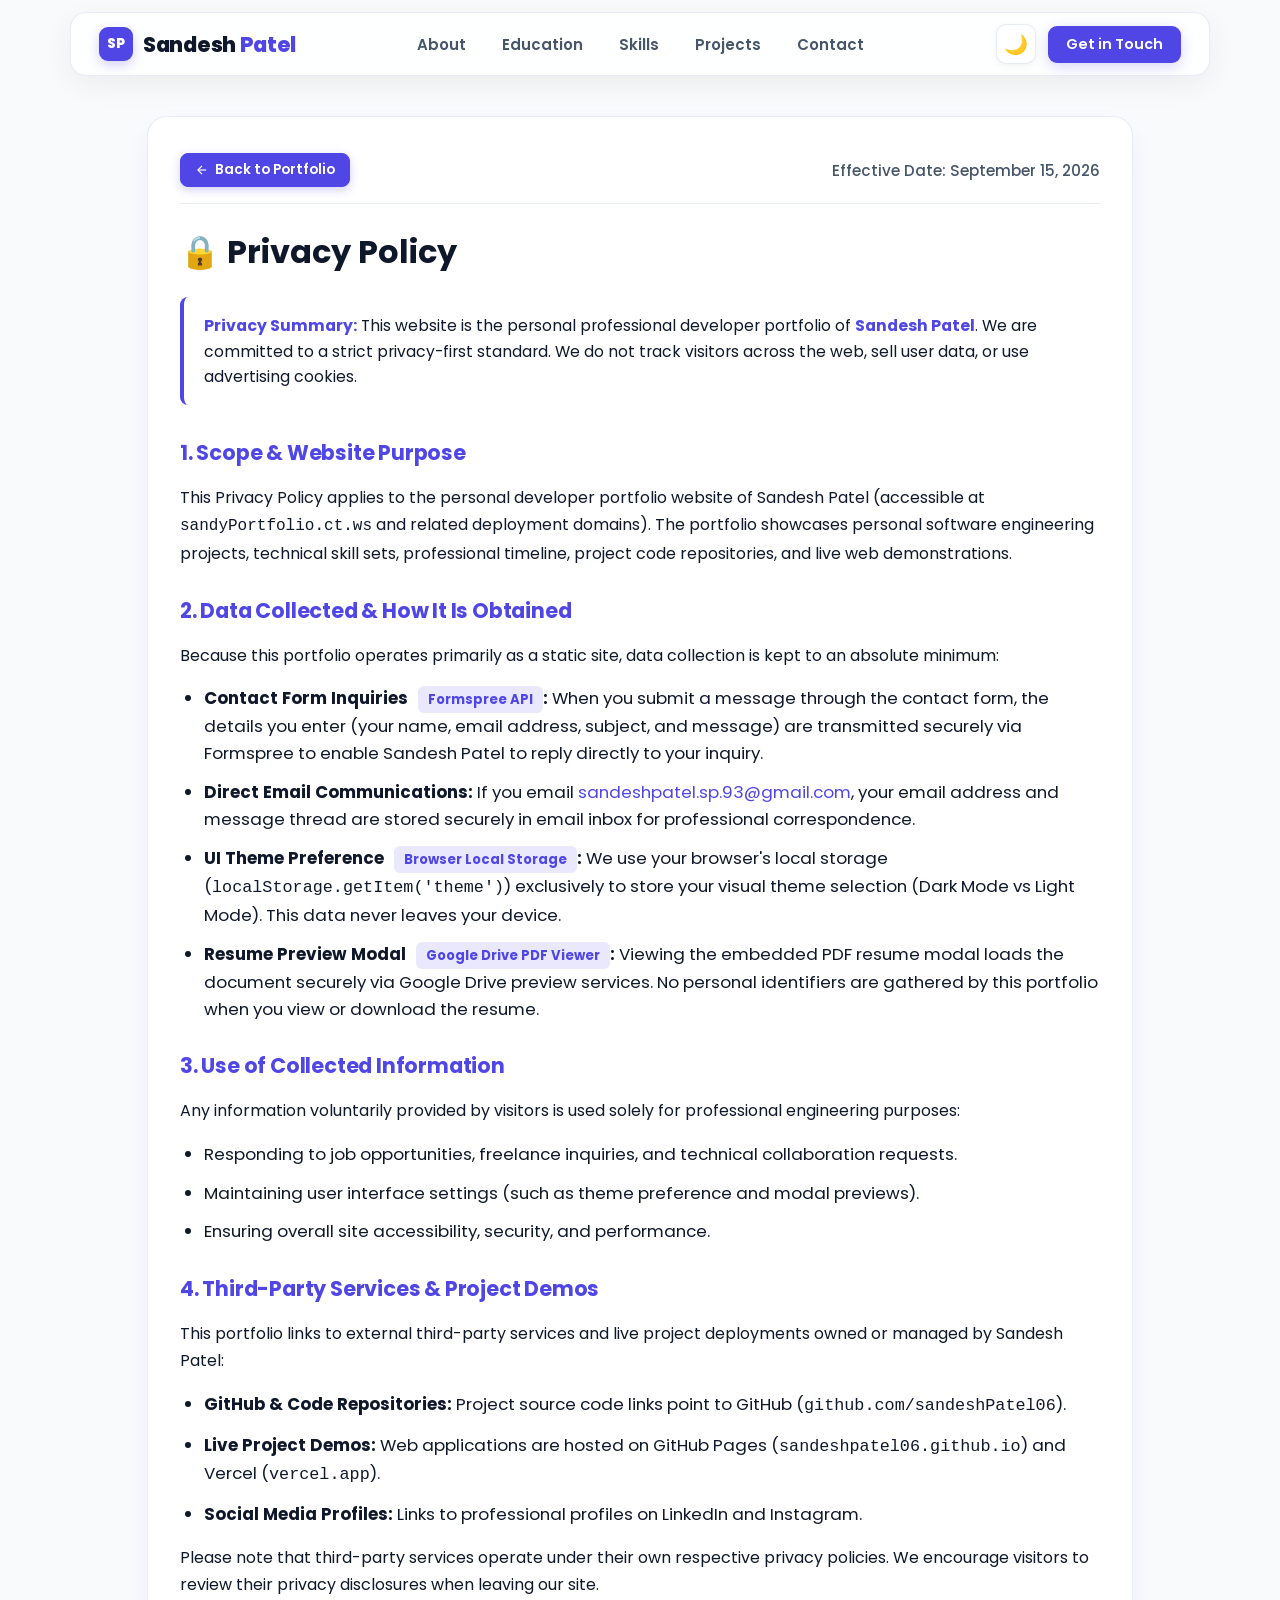
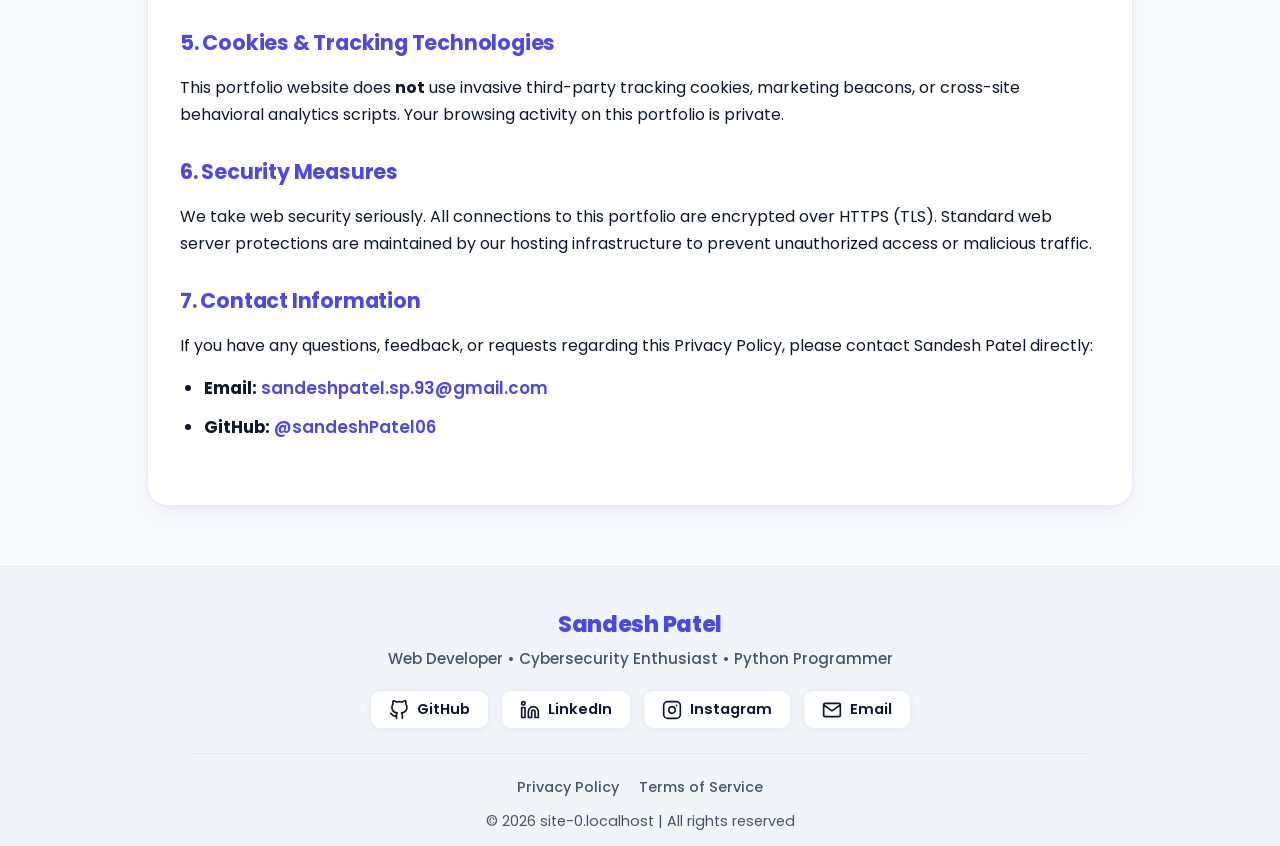
<file: privacy.html>
<!DOCTYPE html>
<html lang="en">

<head>
  <meta charset="UTF-8" />
  <meta name="viewport" content="width=device-width, initial-scale=1.0" />
  <meta name="description" content="Privacy Policy for Sandesh Patel Personal Developer Portfolio Website. Learn how contact inquiries, resume previews, and local storage preferences are handled.">
  <meta name="keywords" content="Sandesh Patel, Privacy Policy, Developer Portfolio, Web Developer, Cybersecurity, Privacy Notice">
  <meta name="author" content="Sandesh Patel">
  <meta property="og:title" content="Privacy Policy | Sandesh Patel Developer Portfolio">
  <meta property="og:description" content="Read the Privacy Policy for Sandesh Patel's personal developer portfolio website.">
  <meta property="og:image" content="img/sandesh_github.webp">
  <meta property="og:url" content="https://sandyPortfolio.ct.ws/privacy.html">
  <meta name="twitter:card" content="summary_large_image">
  <link rel="icon" href="img/favicon.png" type="image/png" />
  <link rel="apple-touch-icon" href="img/favicon.png" />

  <link rel="preconnect" href="https://fonts.googleapis.com">
  <link rel="preconnect" href="https://fonts.gstatic.com" crossorigin>
  <link href="https://fonts.googleapis.com/css2?family=Poppins:wght@100;400;600;700;800&display=swap" rel="stylesheet">
  <title>Privacy Policy | Sandesh Patel Portfolio</title>
  <link rel="stylesheet" href="all-in-one.css">
  <style>
    .legal-container {
      margin-top: 40px;
      margin-bottom: 60px;
    }
    .legal-header-meta {
      display: flex;
      justify-content: space-between;
      align-items: center;
      flex-wrap: wrap;
      gap: 12px;
      margin-bottom: 24px;
      padding-bottom: 16px;
      border-bottom: 1px solid var(--card-border);
    }
    .legal-date {
      color: var(--text-muted);
      font-size: 0.95rem;
      font-weight: 500;
    }
    .legal-notice-box {
      background: var(--bg-hover);
      border-left: 4px solid var(--primary-color);
      border-radius: 8px;
      padding: 16px 20px;
      margin-bottom: 32px;
      font-size: 0.98rem;
      color: var(--text-color);
      line-height: 1.6;
    }
    .legal-notice-box strong {
      color: var(--primary-color);
    }
    .legal-body section {
      margin-bottom: 28px;
    }
    .legal-body h2 {
      font-size: 1.3rem;
      color: var(--primary-color);
      margin-bottom: 12px;
      font-weight: 700;
      letter-spacing: -0.2px;
    }
    .legal-body p, .legal-body ul {
      color: var(--text-light);
      font-size: 1rem;
      line-height: 1.7;
      margin-bottom: 14px;
    }
    .legal-body ul {
      padding-left: 24px;
    }
    .legal-body ul li {
      margin-bottom: 8px;
    }
    .legal-badge {
      display: inline-block;
      background: rgba(79, 70, 229, 0.12);
      color: var(--primary-color);
      font-size: 0.82rem;
      font-weight: 700;
      padding: 3px 10px;
      border-radius: 6px;
      margin-left: 6px;
    }
  </style>
</head>

<body>
  <!-- ===== Navigation ===== -->
  <header class="site-header">
    <nav>
      <a href="index.html#home" class="logo" title="Sandesh Patel Portfolio">
        <span class="logo-avatar">SP</span>
        <span class="logo-text">Sandesh <span class="logo-accent">Patel</span></span>
      </a>
      <div class="Right">
        <ul>
          <li><a href="index.html#about" class="nav-link">About</a></li>
          <li><a href="index.html#education" class="nav-link">Education</a></li>
          <li><a href="index.html#skills" class="nav-link">Skills</a></li>
          <li><a href="index.html#projects" class="nav-link">Projects</a></li>
          <li><a href="index.html#contact" class="nav-link">Contact</a></li>
        </ul>
      </div>
      <div class="nav-actions">
        <button class="theme-toggle" id="theme-toggle" aria-label="Toggle light/dark theme" title="Toggle theme">🌙</button>
        <a href="index.html#contact" class="nav-cta-btn" title="Contact Sandesh">Get in Touch</a>
        <button class="menu-toggle" aria-label="Toggle navigation menu">
          <span class="menu-icon"></span>
        </button>
      </div>
    </nav>
  </header>

  <!-- ===== Main Privacy Policy Section ===== -->
  <main class="services-container legal-container">
    <div class="legal-header-meta">
      <a href="index.html" class="project-link live-link" title="Return to Portfolio">
        <svg width="14" height="14" viewBox="0 0 24 24" fill="none" stroke="currentColor" stroke-width="2"><line x1="19" y1="12" x2="5" y2="12"></line><polyline points="12 19 5 12 12 5"></polyline></svg>
        Back to Portfolio
      </a>
      <span class="legal-date">Effective Date: September 15, 2026</span>
    </div>

    <h1>🔒 Privacy Policy</h1>

    <div class="legal-notice-box">
      <strong>Privacy Summary:</strong> This website is the personal professional developer portfolio of <strong>Sandesh Patel</strong>. We are committed to a strict privacy-first standard. We do not track visitors across the web, sell user data, or use advertising cookies.
    </div>

    <div class="legal-body">
      <section>
        <h2>1. Scope & Website Purpose</h2>
        <p>This Privacy Policy applies to the personal developer portfolio website of Sandesh Patel (accessible at <code>sandyPortfolio.ct.ws</code> and related deployment domains). The portfolio showcases personal software engineering projects, technical skill sets, professional timeline, project code repositories, and live web demonstrations.</p>
      </section>

      <section>
        <h2>2. Data Collected & How It Is Obtained</h2>
        <p>Because this portfolio operates primarily as a static site, data collection is kept to an absolute minimum:</p>
        <ul>
          <li><strong>Contact Form Inquiries <span class="legal-badge">Formspree API</span>:</strong> When you submit a message through the contact form, the details you enter (your name, email address, subject, and message) are transmitted securely via Formspree to enable Sandesh Patel to reply directly to your inquiry.</li>
          <li><strong>Direct Email Communications:</strong> If you email <a href="mailto:sandeshpatel.sp.93@gmail.com" style="color: var(--primary-color);">sandeshpatel.sp.93@gmail.com</a>, your email address and message thread are stored securely in email inbox for professional correspondence.</li>
          <li><strong>UI Theme Preference <span class="legal-badge">Browser Local Storage</span>:</strong> We use your browser's local storage (<code>localStorage.getItem('theme')</code>) exclusively to store your visual theme selection (Dark Mode vs Light Mode). This data never leaves your device.</li>
          <li><strong>Resume Preview Modal <span class="legal-badge">Google Drive PDF Viewer</span>:</strong> Viewing the embedded PDF resume modal loads the document securely via Google Drive preview services. No personal identifiers are gathered by this portfolio when you view or download the resume.</li>
        </ul>
      </section>

      <section>
        <h2>3. Use of Collected Information</h2>
        <p>Any information voluntarily provided by visitors is used solely for professional engineering purposes:</p>
        <ul>
          <li>Responding to job opportunities, freelance inquiries, and technical collaboration requests.</li>
          <li>Maintaining user interface settings (such as theme preference and modal previews).</li>
          <li>Ensuring overall site accessibility, security, and performance.</li>
        </ul>
      </section>

      <section>
        <h2>4. Third-Party Services & Project Demos</h2>
        <p>This portfolio links to external third-party services and live project deployments owned or managed by Sandesh Patel:</p>
        <ul>
          <li><strong>GitHub & Code Repositories:</strong> Project source code links point to GitHub (<code>github.com/sandeshPatel06</code>).</li>
          <li><strong>Live Project Demos:</strong> Web applications are hosted on GitHub Pages (<code>sandeshpatel06.github.io</code>) and Vercel (<code>vercel.app</code>).</li>
          <li><strong>Social Media Profiles:</strong> Links to professional profiles on LinkedIn and Instagram.</li>
        </ul>
        <p>Please note that third-party services operate under their own respective privacy policies. We encourage visitors to review their privacy disclosures when leaving our site.</p>
      </section>

      <section>
        <h2>5. Cookies & Tracking Technologies</h2>
        <p>This portfolio website does <strong>not</strong> use invasive third-party tracking cookies, marketing beacons, or cross-site behavioral analytics scripts. Your browsing activity on this portfolio is private.</p>
      </section>

      <section>
        <h2>6. Security Measures</h2>
        <p>We take web security seriously. All connections to this portfolio are encrypted over HTTPS (TLS). Standard web server protections are maintained by our hosting infrastructure to prevent unauthorized access or malicious traffic.</p>
      </section>

      <section>
        <h2>7. Contact Information</h2>
        <p>If you have any questions, feedback, or requests regarding this Privacy Policy, please contact Sandesh Patel directly:</p>
        <ul>
          <li><strong>Email:</strong> <a href="mailto:sandeshpatel.sp.93@gmail.com" style="color: var(--primary-color); font-weight: 600;">sandeshpatel.sp.93@gmail.com</a></li>
          <li><strong>GitHub:</strong> <a href="https://github.com/sandeshPatel06" target="_blank" rel="noopener noreferrer" style="color: var(--primary-color); font-weight: 600;">@sandeshPatel06</a></li>
        </ul>
      </section>
    </div>
  </main>

  <!-- ===== Footer ===== -->
  <footer>
    <div class="footer">
      <div class="footer-first">Sandesh Patel</div>
      <p class="footer-tagline">Web Developer • Cybersecurity Enthusiast • Python Programmer</p>
      <div class="footer-social-links">
        <a href="https://github.com/sandeshPatel06" target="_blank" class="social-btn" title="GitHub">
          <svg width="20" height="20" viewBox="0 0 24 24" fill="none" stroke="currentColor" stroke-width="2" stroke-linecap="round" stroke-linejoin="round"><path d="M9 19c-5 1.5-5-2.5-7-3m14 6v-3.87a3.37 3.37 0 0 0-.94-2.61c3.14-.35 6.44-1.54 6.44-7A5.44 5.44 0 0 0 20 4.77 5.07 5.07 0 0 0 19.91 1S18.73.65 16 2.48a13.38 13.38 0 0 0-7 0C6.27.65 5.09 1 5.09 1A5.07 5.07 0 0 0 5 4.77a5.44 5.44 0 0 0-1.5 3.78c0 5.42 3.3 6.61 6.44 7A3.37 3.37 0 0 0 9 18.13V22"></path></svg>
          <span>GitHub</span>
        </a>
        <a href="https://www.linkedin.com/in/sandesh-patel07" target="_blank" class="social-btn" title="LinkedIn">
          <svg width="20" height="20" viewBox="0 0 24 24" fill="none" stroke="currentColor" stroke-width="2" stroke-linecap="round" stroke-linejoin="round"><path d="M16 8a6 6 0 0 1 6 6v7h-4v-7a2 2 0 0 0-2-2 2 2 0 0 0-2 2v7h-4v-7a6 6 0 0 1 6-6z"></path><rect x="2" y="9" width="4" height="12"></rect><circle cx="4" cy="4" r="2"></circle></svg>
          <span>LinkedIn</span>
        </a>
        <a href="https://www.instagram.com/sandesh_patel007" target="_blank" class="social-btn" title="Instagram">
          <svg width="20" height="20" viewBox="0 0 24 24" fill="none" stroke="currentColor" stroke-width="2" stroke-linecap="round" stroke-linejoin="round"><rect x="2" y="2" width="20" height="20" rx="5" ry="5"></rect><path d="M16 11.37A4 4 0 1 1 12.63 8 4 4 0 0 1 16 11.37z"></path><line x1="17.5" y1="6.5" x2="17.51" y2="6.5"></line></svg>
          <span>Instagram</span>
        </a>
        <a href="mailto:sandeshpatel.sp.93@gmail.com" class="social-btn" title="Email">
          <svg width="20" height="20" viewBox="0 0 24 24" fill="none" stroke="currentColor" stroke-width="2" stroke-linecap="round" stroke-linejoin="round"><path d="M4 4h16c1.1 0 2 .9 2 2v12c0 1.1-.9 2-2 2H4c-1.1 0-2-.9-2-2V6c0-1.1.9-2 2-2z"></path><polyline points="22,6 12,13 2,6"></polyline></svg>
          <span>Email</span>
        </a>
      </div>
    </div>
    <div class="footer-rights">
      <ul>
        <li><a href="privacy.html">Privacy Policy</a></li>
        <li><a href="terms.html">Terms of Service</a></li>
      </ul>
      <p class="copyright-text">&copy; <span id="copyright-year"></span> <span id="footer-domain"></span> | All rights reserved</p>
    </div>
  </footer>

  <script src="script.js"></script>
</body>

</html>
</file>
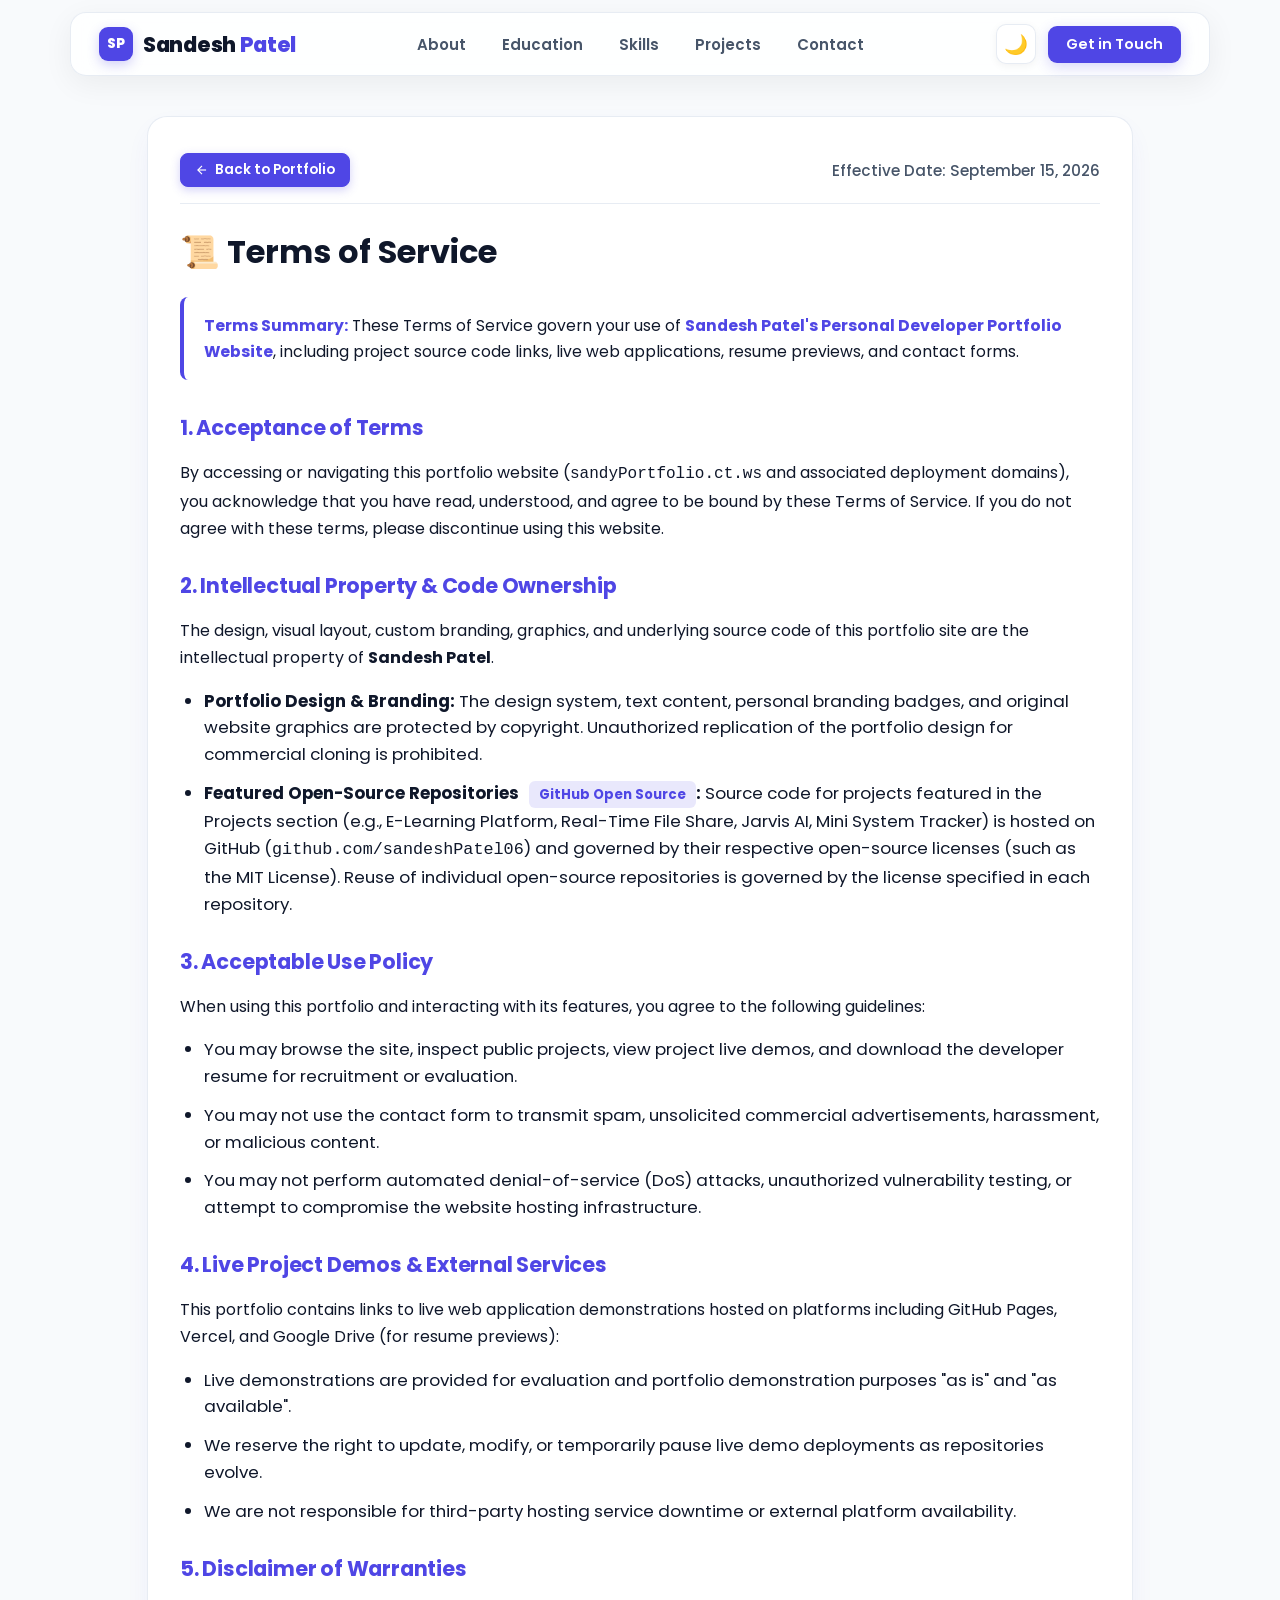
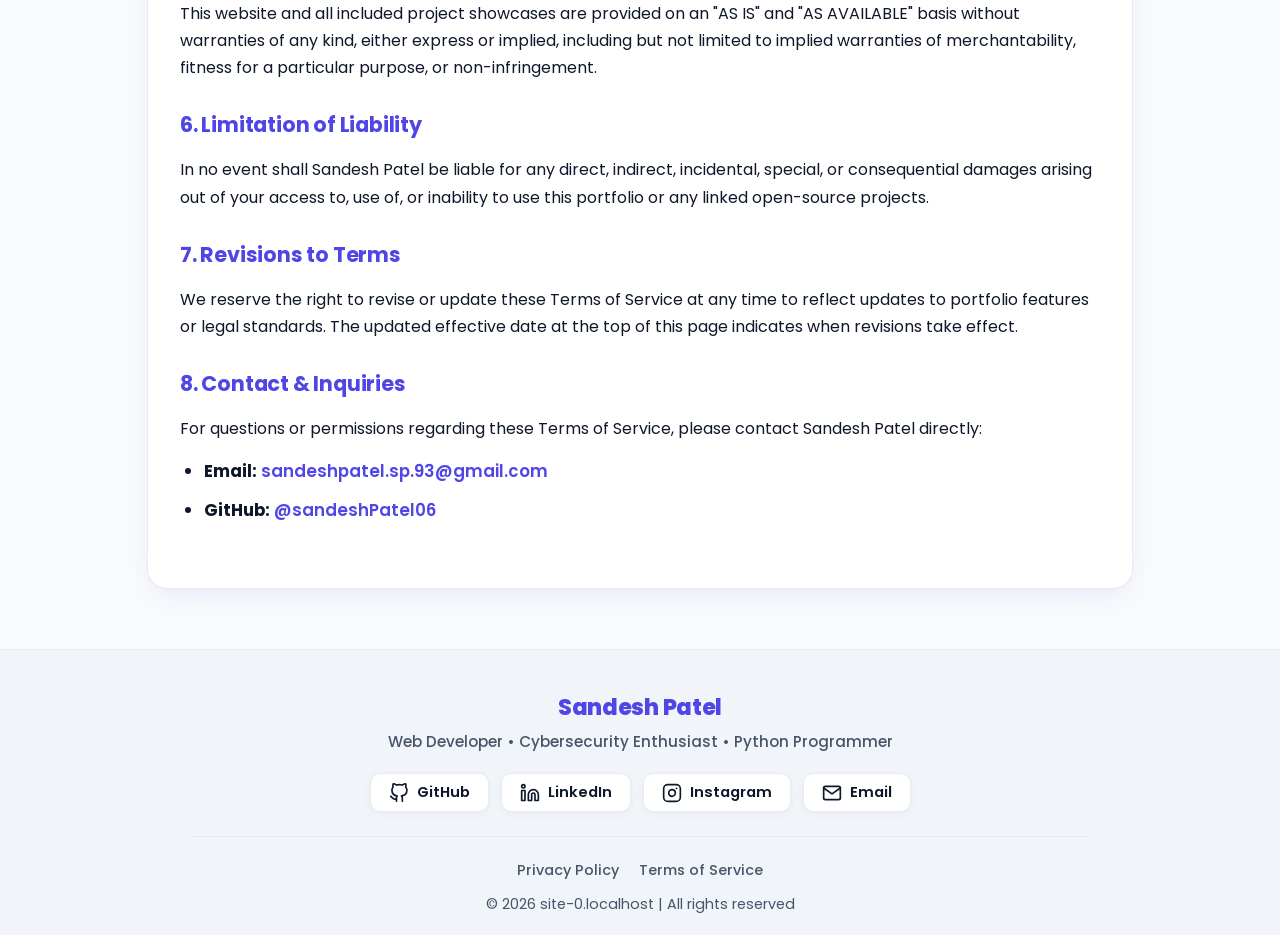
<file: terms.html>
<!DOCTYPE html>
<html lang="en">

<head>
  <meta charset="UTF-8" />
  <meta name="viewport" content="width=device-width, initial-scale=1.0" />
  <meta name="description" content="Terms of Service for Sandesh Patel Personal Developer Portfolio Website. Guidelines governing site usage, open-source code repositories, and project demonstrations.">
  <meta name="keywords" content="Sandesh Patel, Terms of Service, Terms and Conditions, Developer Portfolio, Open Source, Code Usage">
  <meta name="author" content="Sandesh Patel">
  <meta property="og:title" content="Terms of Service | Sandesh Patel Developer Portfolio">
  <meta property="og:description" content="Read the Terms of Service governing Sandesh Patel's personal developer portfolio website and open-source project showcases.">
  <meta property="og:image" content="img/sandesh_github.webp">
  <meta property="og:url" content="https://sandyPortfolio.ct.ws/terms.html">
  <meta name="twitter:card" content="summary_large_image">
  <link rel="icon" href="img/favicon.png" type="image/png" />
  <link rel="apple-touch-icon" href="img/favicon.png" />

  <link rel="preconnect" href="https://fonts.googleapis.com">
  <link rel="preconnect" href="https://fonts.gstatic.com" crossorigin>
  <link href="https://fonts.googleapis.com/css2?family=Poppins:wght@100;400;600;700;800&display=swap" rel="stylesheet">
  <title>Terms of Service | Sandesh Patel Portfolio</title>
  <link rel="stylesheet" href="all-in-one.css">
  <style>
    .legal-container {
      margin-top: 40px;
      margin-bottom: 60px;
    }
    .legal-header-meta {
      display: flex;
      justify-content: space-between;
      align-items: center;
      flex-wrap: wrap;
      gap: 12px;
      margin-bottom: 24px;
      padding-bottom: 16px;
      border-bottom: 1px solid var(--card-border);
    }
    .legal-date {
      color: var(--text-muted);
      font-size: 0.95rem;
      font-weight: 500;
    }
    .legal-notice-box {
      background: var(--bg-hover);
      border-left: 4px solid var(--primary-color);
      border-radius: 8px;
      padding: 16px 20px;
      margin-bottom: 32px;
      font-size: 0.98rem;
      color: var(--text-color);
      line-height: 1.6;
    }
    .legal-notice-box strong {
      color: var(--primary-color);
    }
    .legal-body section {
      margin-bottom: 28px;
    }
    .legal-body h2 {
      font-size: 1.3rem;
      color: var(--primary-color);
      margin-bottom: 12px;
      font-weight: 700;
      letter-spacing: -0.2px;
    }
    .legal-body p, .legal-body ul {
      color: var(--text-light);
      font-size: 1rem;
      line-height: 1.7;
      margin-bottom: 14px;
    }
    .legal-body ul {
      padding-left: 24px;
    }
    .legal-body ul li {
      margin-bottom: 8px;
    }
    .legal-badge {
      display: inline-block;
      background: rgba(79, 70, 229, 0.12);
      color: var(--primary-color);
      font-size: 0.82rem;
      font-weight: 700;
      padding: 3px 10px;
      border-radius: 6px;
      margin-left: 6px;
    }
  </style>
</head>

<body>
  <!-- ===== Navigation ===== -->
  <header class="site-header">
    <nav>
      <a href="index.html#home" class="logo" title="Sandesh Patel Portfolio">
        <span class="logo-avatar">SP</span>
        <span class="logo-text">Sandesh <span class="logo-accent">Patel</span></span>
      </a>
      <div class="Right">
        <ul>
          <li><a href="index.html#about" class="nav-link">About</a></li>
          <li><a href="index.html#education" class="nav-link">Education</a></li>
          <li><a href="index.html#skills" class="nav-link">Skills</a></li>
          <li><a href="index.html#projects" class="nav-link">Projects</a></li>
          <li><a href="index.html#contact" class="nav-link">Contact</a></li>
        </ul>
      </div>
      <div class="nav-actions">
        <button class="theme-toggle" id="theme-toggle" aria-label="Toggle light/dark theme" title="Toggle theme">🌙</button>
        <a href="index.html#contact" class="nav-cta-btn" title="Contact Sandesh">Get in Touch</a>
        <button class="menu-toggle" aria-label="Toggle navigation menu">
          <span class="menu-icon"></span>
        </button>
      </div>
    </nav>
  </header>

  <!-- ===== Main Terms of Service Section ===== -->
  <main class="services-container legal-container">
    <div class="legal-header-meta">
      <a href="index.html" class="project-link live-link" title="Return to Portfolio">
        <svg width="14" height="14" viewBox="0 0 24 24" fill="none" stroke="currentColor" stroke-width="2"><line x1="19" y1="12" x2="5" y2="12"></line><polyline points="12 19 5 12 12 5"></polyline></svg>
        Back to Portfolio
      </a>
      <span class="legal-date">Effective Date: September 15, 2026</span>
    </div>

    <h1>📜 Terms of Service</h1>

    <div class="legal-notice-box">
      <strong>Terms Summary:</strong> These Terms of Service govern your use of <strong>Sandesh Patel's Personal Developer Portfolio Website</strong>, including project source code links, live web applications, resume previews, and contact forms.
    </div>

    <div class="legal-body">
      <section>
        <h2>1. Acceptance of Terms</h2>
        <p>By accessing or navigating this portfolio website (<code>sandyPortfolio.ct.ws</code> and associated deployment domains), you acknowledge that you have read, understood, and agree to be bound by these Terms of Service. If you do not agree with these terms, please discontinue using this website.</p>
      </section>

      <section>
        <h2>2. Intellectual Property & Code Ownership</h2>
        <p>The design, visual layout, custom branding, graphics, and underlying source code of this portfolio site are the intellectual property of <strong>Sandesh Patel</strong>.</p>
        <ul>
          <li><strong>Portfolio Design & Branding:</strong> The design system, text content, personal branding badges, and original website graphics are protected by copyright. Unauthorized replication of the portfolio design for commercial cloning is prohibited.</li>
          <li><strong>Featured Open-Source Repositories <span class="legal-badge">GitHub Open Source</span>:</strong> Source code for projects featured in the Projects section (e.g., E-Learning Platform, Real-Time File Share, Jarvis AI, Mini System Tracker) is hosted on GitHub (<code>github.com/sandeshPatel06</code>) and governed by their respective open-source licenses (such as the MIT License). Reuse of individual open-source repositories is governed by the license specified in each repository.</li>
        </ul>
      </section>

      <section>
        <h2>3. Acceptable Use Policy</h2>
        <p>When using this portfolio and interacting with its features, you agree to the following guidelines:</p>
        <ul>
          <li>You may browse the site, inspect public projects, view project live demos, and download the developer resume for recruitment or evaluation.</li>
          <li>You may not use the contact form to transmit spam, unsolicited commercial advertisements, harassment, or malicious content.</li>
          <li>You may not perform automated denial-of-service (DoS) attacks, unauthorized vulnerability testing, or attempt to compromise the website hosting infrastructure.</li>
        </ul>
      </section>

      <section>
        <h2>4. Live Project Demos & External Services</h2>
        <p>This portfolio contains links to live web application demonstrations hosted on platforms including GitHub Pages, Vercel, and Google Drive (for resume previews):</p>
        <ul>
          <li>Live demonstrations are provided for evaluation and portfolio demonstration purposes "as is" and "as available".</li>
          <li>We reserve the right to update, modify, or temporarily pause live demo deployments as repositories evolve.</li>
          <li>We are not responsible for third-party hosting service downtime or external platform availability.</li>
        </ul>
      </section>

      <section>
        <h2>5. Disclaimer of Warranties</h2>
        <p>This website and all included project showcases are provided on an "AS IS" and "AS AVAILABLE" basis without warranties of any kind, either express or implied, including but not limited to implied warranties of merchantability, fitness for a particular purpose, or non-infringement.</p>
      </section>

      <section>
        <h2>6. Limitation of Liability</h2>
        <p>In no event shall Sandesh Patel be liable for any direct, indirect, incidental, special, or consequential damages arising out of your access to, use of, or inability to use this portfolio or any linked open-source projects.</p>
      </section>

      <section>
        <h2>7. Revisions to Terms</h2>
        <p>We reserve the right to revise or update these Terms of Service at any time to reflect updates to portfolio features or legal standards. The updated effective date at the top of this page indicates when revisions take effect.</p>
      </section>

      <section>
        <h2>8. Contact & Inquiries</h2>
        <p>For questions or permissions regarding these Terms of Service, please contact Sandesh Patel directly:</p>
        <ul>
          <li><strong>Email:</strong> <a href="mailto:sandeshpatel.sp.93@gmail.com" style="color: var(--primary-color); font-weight: 600;">sandeshpatel.sp.93@gmail.com</a></li>
          <li><strong>GitHub:</strong> <a href="https://github.com/sandeshPatel06" target="_blank" rel="noopener noreferrer" style="color: var(--primary-color); font-weight: 600;">@sandeshPatel06</a></li>
        </ul>
      </section>
    </div>
  </main>

  <!-- ===== Footer ===== -->
  <footer>
    <div class="footer">
      <div class="footer-first">Sandesh Patel</div>
      <p class="footer-tagline">Web Developer • Cybersecurity Enthusiast • Python Programmer</p>
      <div class="footer-social-links">
        <a href="https://github.com/sandeshPatel06" target="_blank" class="social-btn" title="GitHub">
          <svg width="20" height="20" viewBox="0 0 24 24" fill="none" stroke="currentColor" stroke-width="2" stroke-linecap="round" stroke-linejoin="round"><path d="M9 19c-5 1.5-5-2.5-7-3m14 6v-3.87a3.37 3.37 0 0 0-.94-2.61c3.14-.35 6.44-1.54 6.44-7A5.44 5.44 0 0 0 20 4.77 5.07 5.07 0 0 0 19.91 1S18.73.65 16 2.48a13.38 13.38 0 0 0-7 0C6.27.65 5.09 1 5.09 1A5.07 5.07 0 0 0 5 4.77a5.44 5.44 0 0 0-1.5 3.78c0 5.42 3.3 6.61 6.44 7A3.37 3.37 0 0 0 9 18.13V22"></path></svg>
          <span>GitHub</span>
        </a>
        <a href="https://www.linkedin.com/in/sandesh-patel07" target="_blank" class="social-btn" title="LinkedIn">
          <svg width="20" height="20" viewBox="0 0 24 24" fill="none" stroke="currentColor" stroke-width="2" stroke-linecap="round" stroke-linejoin="round"><path d="M16 8a6 6 0 0 1 6 6v7h-4v-7a2 2 0 0 0-2-2 2 2 0 0 0-2 2v7h-4v-7a6 6 0 0 1 6-6z"></path><rect x="2" y="9" width="4" height="12"></rect><circle cx="4" cy="4" r="2"></circle></svg>
          <span>LinkedIn</span>
        </a>
        <a href="https://www.instagram.com/sandesh_patel007" target="_blank" class="social-btn" title="Instagram">
          <svg width="20" height="20" viewBox="0 0 24 24" fill="none" stroke="currentColor" stroke-width="2" stroke-linecap="round" stroke-linejoin="round"><rect x="2" y="2" width="20" height="20" rx="5" ry="5"></rect><path d="M16 11.37A4 4 0 1 1 12.63 8 4 4 0 0 1 16 11.37z"></path><line x1="17.5" y1="6.5" x2="17.51" y2="6.5"></line></svg>
          <span>Instagram</span>
        </a>
        <a href="mailto:sandeshpatel.sp.93@gmail.com" class="social-btn" title="Email">
          <svg width="20" height="20" viewBox="0 0 24 24" fill="none" stroke="currentColor" stroke-width="2" stroke-linecap="round" stroke-linejoin="round"><path d="M4 4h16c1.1 0 2 .9 2 2v12c0 1.1-.9 2-2 2H4c-1.1 0-2-.9-2-2V6c0-1.1.9-2 2-2z"></path><polyline points="22,6 12,13 2,6"></polyline></svg>
          <span>Email</span>
        </a>
      </div>
    </div>
    <div class="footer-rights">
      <ul>
        <li><a href="privacy.html">Privacy Policy</a></li>
        <li><a href="terms.html">Terms of Service</a></li>
      </ul>
      <p class="copyright-text">&copy; <span id="copyright-year"></span> <span id="footer-domain"></span> | All rights reserved</p>
    </div>
  </footer>

  <script src="script.js"></script>
</body>

</html>
</file>
<file: all-in-one.css>
/* ==== Root Variables for Colors and Fonts ==== */
:root {
  /* Solid Professional Accent Colors */
  --primary-color: #4f46e5;
  --primary-hover: #4338ca;
  --secondary-color: #2563eb;
  --secondary-hover: #1d4ed8;
  --highlight-color: #0284c7;
  --badge-bg: rgba(79, 70, 229, 0.08);

  /* Light Theme Surfaces & Typography */
  --nav-bg: rgba(255, 255, 255, 0.85);
  --footer-bg: #f1f5f9;
  --text-light: #0f172a;
  --text-muted: #475569;
  --background: #f8fafc;
  --card-bg: #ffffff;
  --card-border: rgba(226, 232, 240, 0.8);
  --font-stack: "Inter", "Poppins", -apple-system, BlinkMacSystemFont, "Segoe UI", Roboto, sans-serif;
  --shadow: 0 10px 30px -10px rgba(79, 70, 229, 0.12), 0 4px 6px -2px rgba(0, 0, 0, 0.03);
  --shadow-hover: 0 20px 40px -15px rgba(79, 70, 229, 0.25);
  --glass-backdrop: blur(12px);
}

/* ==== Dark Theme (Cyber Midnight Glass) ==== */
html[data-theme="dark"] {
  --primary-color: #818cf8;
  --primary-hover: #a5b4fc;
  --secondary-color: #60a5fa;
  --secondary-hover: #93c5fd;
  --highlight-color: #38bdf8;
  --badge-bg: rgba(129, 140, 248, 0.15);

  /* Dark Theme Surfaces & Typography */
  --nav-bg: rgba(11, 15, 25, 0.85);
  --footer-bg: #070a11;
  --text-light: #f8fafc;
  --text-muted: #94a3b8;
  --background: #0b0f19;
  --card-bg: rgba(17, 24, 39, 0.75);
  --card-border: rgba(255, 255, 255, 0.08);
  --shadow: 0 10px 35px -10px rgba(0, 0, 0, 0.5), 0 0 20px rgba(99, 102, 241, 0.15);
  --shadow-hover: 0 20px 40px -10px rgba(0, 0, 0, 0.7), 0 0 30px rgba(129, 140, 248, 0.25);
  --glass-backdrop: blur(16px);
}

/* ==== Base Styles ==== */
body {
  background-color: var(--background);
  color: var(--text-light);
  font-family: var(--font-stack);
  margin: 0;
  padding: 0;
  transition: background-color 0.3s ease, color 0.3s ease;
}
html {
  scroll-behavior: smooth;
}
img {
  max-width: 100%;
  height: auto;
  border-radius: 8px;
  box-shadow: var(--shadow);
}
hr {
  border: none;
  border-top: 1px solid var(--card-border);
  margin: 40px 0;
}

/* ==== Theme Toggle Button ==== */
.theme-toggle {
  position: static;
  background: var(--card-bg);
  border: 2px solid var(--primary-color);
  border-radius: 50%;
  width: 44px;
  height: 44px;
  color: var(--primary-color);
  font-size: 22px;
  cursor: pointer;
  z-index: 1001;
  box-shadow: var(--shadow);
  display: flex;
  align-items: center;
  justify-content: center;
  transition: background 0.3s, color 0.3s, border-color 0.3s;
  margin-left: 8px;
  margin-right: 0;
  top: auto;
  right: auto;
}
.theme-toggle:hover {
  background: var(--primary-color);
  color: #fff;
  border-color: var(--highlight-color);
}

/* ==== Header & Navigation ==== */
.site-header {
  position: sticky;
  top: 0;
  z-index: 1000;
  width: 100%;
  padding: 12px 0 0 0;
  transition: padding 0.3s ease;
}

nav {
  display: flex;
  justify-content: space-between;
  align-items: center;
  height: 64px;
  max-width: 1140px;
  margin: 0 auto;
  background-color: var(--nav-bg);
  backdrop-filter: var(--glass-backdrop);
  -webkit-backdrop-filter: var(--glass-backdrop);
  border: 1px solid var(--card-border);
  border-radius: 16px;
  padding: 0 28px;
  color: var(--text-light);
  box-shadow: 0 8px 30px rgba(0, 0, 0, 0.06);
  transition: background-color 0.3s ease, box-shadow 0.3s ease, border-color 0.3s ease, height 0.3s ease, margin 0.3s ease;
  box-sizing: border-box;
  position: relative;
}

nav.scrolled {
  height: 58px;
  box-shadow: 0 12px 35px rgba(0, 0, 0, 0.15);
  border-color: rgba(79, 70, 229, 0.25);
}

/* Branded Logo */
nav .logo {
  display: flex;
  align-items: center;
  gap: 10px;
  text-decoration: none;
  font-weight: 800;
  font-size: 1.3rem;
  letter-spacing: -0.3px;
  color: var(--text-light);
  transition: transform 0.2s ease;
  z-index: 2;
}
nav .logo:hover {
  transform: translateY(-1px);
}
.logo-avatar {
  display: inline-flex;
  align-items: center;
  justify-content: center;
  width: 34px;
  height: 34px;
  background: var(--primary-color);
  color: #ffffff;
  border-radius: 9px;
  font-size: 0.85rem;
  font-weight: 800;
  box-shadow: 0 4px 12px rgba(79, 70, 229, 0.25);
}
.logo-text {
  color: var(--text-light);
}
.logo-accent {
  color: var(--primary-color);
}

/* Nav Actions (Theme, Desktop CTA & Mobile Menu Toggle) */
nav .nav-actions {
  display: flex;
  align-items: center;
  gap: 12px;
  z-index: 2;
}

.theme-toggle {
  background: var(--card-bg);
  border: 1px solid var(--card-border);
  border-radius: 10px;
  width: 40px;
  height: 40px;
  color: var(--primary-color);
  font-size: 1.2rem;
  cursor: pointer;
  display: inline-flex;
  align-items: center;
  justify-content: center;
  transition: transform 0.25s ease, border-color 0.25s ease, background-color 0.25s ease;
  box-shadow: 0 2px 8px rgba(0, 0, 0, 0.05);
  margin: 0;
  outline: none;
  -webkit-tap-highlight-color: transparent;
}
.theme-toggle:hover {
  transform: translateY(-2px);
  border-color: var(--primary-color);
  background-color: var(--badge-bg);
}
.theme-toggle:active,
.theme-toggle:focus {
  transform: translateY(0);
}

.nav-cta-btn {
  display: inline-flex;
  align-items: center;
  justify-content: center;
  background-color: var(--primary-color);
  color: #ffffff;
  font-size: 0.9rem;
  font-weight: 600;
  padding: 8px 18px;
  border-radius: 9px;
  text-decoration: none;
  box-shadow: 0 4px 14px rgba(79, 70, 229, 0.22);
  transition: background-color 0.25s ease, transform 0.25s ease, box-shadow 0.25s ease;
}
.nav-cta-btn:hover {
  background-color: var(--primary-hover);
  transform: translateY(-1px);
  box-shadow: 0 6px 18px rgba(79, 70, 229, 0.35);
}

/* Centered Navigation Menu Links on Desktop */
.Right {
  display: flex;
  align-items: center;
  position: absolute;
  left: 50%;
  transform: translateX(-50%);
}
nav ul {
  display: flex;
  list-style: none;
  margin: 0;
  padding: 0;
  gap: 4px;
  align-items: center;
}
nav ul li {
  margin: 0;
}
nav ul li a {
  text-decoration: none;
  color: var(--text-muted);
  font-size: 0.94rem;
  font-weight: 600;
  padding: 8px 16px;
  border-radius: 20px;
  transition: color 0.25s ease, background-color 0.25s ease, transform 0.2s ease;
}
nav ul li a:hover {
  color: var(--primary-color);
  background-color: var(--badge-bg);
}
nav ul li a.active {
  color: #ffffff;
  background: var(--primary-color);
  box-shadow: 0 4px 14px rgba(79, 70, 229, 0.25);
}

/* Mobile Hamburger Menu Button */
.menu-toggle {
  display: none;
  background: var(--card-bg);
  border: 1px solid var(--card-border);
  border-radius: 10px;
  cursor: pointer;
  width: 40px;
  height: 40px;
  position: relative;
  margin-left: 0;
  padding: 0;
}
.menu-toggle .menu-icon,
.menu-toggle .menu-icon::before,
.menu-toggle .menu-icon::after {
  content: "";
  display: block;
  width: 20px;
  height: 2px;
  background: var(--primary-color);
  border-radius: 2px;
  position: absolute;
  transition: all 0.3s ease;
}
.menu-toggle .menu-icon {
  top: 50%;
  left: 50%;
  transform: translate(-50%, -50%);
}
.menu-toggle .menu-icon::before {
  top: -6px;
}
.menu-toggle .menu-icon::after {
  bottom: -6px;
}
.menu-toggle.open .menu-icon {
  background: transparent;
}
.menu-toggle.open .menu-icon::before {
  transform: rotate(45deg);
  top: 0;
}
.menu-toggle.open .menu-icon::after {
  transform: rotate(-45deg);
  bottom: 0;
}

/* ==== Hero Section ==== */
.firstsection {
  display: flex;
  flex-wrap: wrap;
  justify-content: space-between;
  align-items: center;
  padding: 48px 36px;
  background-color: var(--card-bg);
  backdrop-filter: var(--glass-backdrop);
  -webkit-backdrop-filter: var(--glass-backdrop);
  border: 1px solid var(--card-border);
  margin-top: 40px;
  border-radius: 20px;
  box-shadow: var(--shadow);
  transition: transform 0.3s ease, box-shadow 0.3s ease, border-color 0.3s ease;
}
.firstsection:hover {
  box-shadow: var(--shadow-hover);
  border-color: rgba(99, 102, 241, 0.25);
}
.firstsection > div {
  flex: 1;
  margin: 10px;
}
.leftsection {
  font-size: 1.5rem;
  line-height: 1.7;
  padding-right: 24px;
}
.leftsection .highlight-text {
  color: var(--primary-color);
  font-weight: 800;
}
.buttons {
  display: flex;
  flex-wrap: wrap;
  align-items: center;
  gap: 14px;
  margin: 16px 0;
}
.leftsection .btn,
.buttons .btn {
  background: var(--primary-color);
  color: #ffffff;
  padding: 0 24px;
  height: 46px;
  border-radius: 10px;
  text-decoration: none;
  margin: 0;
  display: inline-flex;
  align-items: center;
  justify-content: center;
  gap: 8px;
  font-size: 0.98rem;
  border: none;
  font-weight: 600;
  cursor: pointer;
  box-shadow: 0 4px 15px rgba(79, 70, 229, 0.2);
  transition: background-color 0.25s ease, transform 0.25s ease, box-shadow 0.25s ease;
  box-sizing: border-box;
  line-height: 1;
}
.leftsection .btn:hover,
.buttons .btn:hover {
  background: var(--primary-hover);
  transform: translateY(-2px);
  box-shadow: 0 8px 25px rgba(79, 70, 229, 0.3);
}

/* Unified Segmented Resume Button Group */
.btn-group {
  display: inline-flex;
  align-items: center;
  box-shadow: 0 4px 15px rgba(79, 70, 229, 0.2);
  border-radius: 10px;
  transition: transform 0.25s ease, box-shadow 0.25s ease;
  height: 46px;
  box-sizing: border-box;
}
.btn-group:hover {
  transform: translateY(-2px);
  box-shadow: 0 8px 25px rgba(79, 70, 229, 0.3);
}
.btn-group-left {
  background: var(--primary-color);
  color: #ffffff;
  padding: 0 20px;
  height: 46px;
  border-top-left-radius: 10px;
  border-bottom-left-radius: 10px;
  border-top-right-radius: 0;
  border-bottom-right-radius: 0;
  border: none;
  border-right: 1px solid rgba(255, 255, 255, 0.25);
  font-size: 0.98rem;
  font-weight: 600;
  cursor: pointer;
  display: inline-flex;
  align-items: center;
  justify-content: center;
  gap: 8px;
  box-sizing: border-box;
  text-decoration: none;
  transition: background-color 0.25s ease;
  line-height: 1;
  font-family: inherit;
}
.btn-group-right {
  background: var(--primary-color);
  color: #ffffff;
  padding: 0 14px;
  height: 46px;
  border-top-right-radius: 10px;
  border-bottom-right-radius: 10px;
  border-top-left-radius: 0;
  border-bottom-left-radius: 0;
  border: none;
  display: inline-flex;
  align-items: center;
  justify-content: center;
  cursor: pointer;
  box-sizing: border-box;
  text-decoration: none;
  transition: background-color 0.25s ease;
  line-height: 1;
}
.btn-group-left:hover,
.btn-group-right:hover {
  background: var(--primary-hover);
}
.rightsection {
  text-align: center;
}
.rightsection img {
  max-width: 320px;
  border-radius: 20px;
  box-shadow: var(--shadow-hover);
  border: 2px solid var(--card-border);
  transition: transform 0.3s ease;
}
.rightsection img:hover {
  transform: scale(1.02);
}

/* ==== Section Cards (Education, Skills, Projects) ==== */
.services-container {
  background-color: var(--card-bg);
  backdrop-filter: var(--glass-backdrop);
  -webkit-backdrop-filter: var(--glass-backdrop);
  border: 1px solid var(--card-border);
  padding: 36px 32px;
  margin: 36px auto;
  border-radius: 20px;
  max-width: 920px;
  box-shadow: var(--shadow);
  transition: transform 0.3s ease, box-shadow 0.3s ease, border-color 0.3s ease;
}
.services-container:hover {
  transform: translateY(-3px);
  box-shadow: var(--shadow-hover);
  border-color: rgba(99, 102, 241, 0.25);
}
.services-container h2 {
  color: var(--primary-color);
  font-size: 1.6rem;
  margin-bottom: 20px;
  font-weight: 800;
  letter-spacing: -0.3px;
}
.services-container ul {
  padding-left: 20px;
}
.services-container ul li {
  margin: 12px 0;
  color: var(--text-light);
  font-size: 1.05rem;
  line-height: 1.6;
}
.services-container ul li a {
  color: var(--primary-color);
  text-decoration: none;
  transition: color 0.2s ease, text-decoration 0.2s ease;
}
.services-container ul li a:hover {
  color: var(--highlight-color);
  text-decoration: underline;
}

/* ==== Project Cards & Action Links ==== */
.project-list {
  list-style: none !important;
  padding-left: 0 !important;
  display: flex;
  flex-direction: column;
  gap: 16px;
  margin-top: 16px;
}
.project-item {
  background: var(--bg-hover);
  border: 1px solid var(--card-border);
  padding: 18px 20px;
  border-radius: 12px;
  transition: transform 0.25s ease, border-color 0.25s ease, box-shadow 0.25s ease;
}
.project-item:hover {
  border-color: rgba(79, 70, 229, 0.35);
  box-shadow: 0 6px 20px rgba(0, 0, 0, 0.06);
  transform: translateY(-2px);
}
.project-title {
  font-weight: 700;
  font-size: 1.12rem;
  color: var(--text-color);
  margin-bottom: 6px;
}
.project-desc {
  font-size: 0.98rem;
  color: var(--text-light);
  line-height: 1.5;
  margin-bottom: 12px;
}
.project-links {
  display: flex;
  flex-wrap: wrap;
  align-items: center;
  gap: 10px;
}
.project-link {
  display: inline-flex;
  align-items: center;
  gap: 6px;
  font-size: 0.85rem;
  font-weight: 600;
  padding: 6px 14px;
  border-radius: 8px;
  text-decoration: none !important;
  transition: all 0.2s ease;
}
.project-link.github-link {
  background-color: var(--card-bg);
  color: var(--text-color) !important;
  border: 1px solid var(--card-border);
}
.project-link.github-link:hover {
  background-color: var(--card-border);
  color: var(--primary-color) !important;
}
.project-link.live-link {
  background-color: var(--primary-color);
  color: #ffffff !important;
  border: 1px solid var(--primary-color);
  box-shadow: 0 3px 10px rgba(79, 70, 229, 0.25);
}
.project-link.live-link:hover {
  background-color: var(--primary-hover);
  border-color: var(--primary-hover);
  transform: translateY(-1px);
  box-shadow: 0 4px 14px rgba(79, 70, 229, 0.35);
}

/* ==== Timeline ==== */
.secondsection {
  background-color: var(--card-bg);
  backdrop-filter: var(--glass-backdrop);
  -webkit-backdrop-filter: var(--glass-backdrop);
  border: 1px solid var(--card-border);
  padding: 52px 32px;
  text-align: left;
  max-width: 920px;
  margin: 36px auto;
  border-radius: 20px;
  box-shadow: var(--shadow);
  transition: transform 0.3s ease, box-shadow 0.3s ease, border-color 0.3s ease;
}
.secondsection:hover {
  box-shadow: var(--shadow-hover);
  border-color: rgba(99, 102, 241, 0.25);
}
.section-heading {
  text-align: center;
  font-size: 2.2rem;
  color: var(--primary-color);
  margin-bottom: 8px;
  font-weight: 800;
  letter-spacing: -0.5px;
}
.section-subheading {
  text-align: center;
  font-size: 1.05rem;
  margin-bottom: 44px;
  color: var(--text-muted);
}
.timeline {
  border-left: 3px solid var(--primary-color);
  margin-left: 20px;
  display: flex;
  flex-direction: column;
  gap: 32px;
  position: relative;
  padding-left: 24px;
}
.timeline-item {
  padding-left: 24px;
  position: relative;
  margin-bottom: 10px;
}
.timeline-item::before {
  content: '';
  position: absolute;
  left: -33px;
  top: 6px;
  width: 14px;
  height: 14px;
  background: var(--primary-color);
  border-radius: 50%;
  border: 3px solid var(--card-bg);
  box-shadow: 0 0 12px rgba(79, 70, 229, 0.3);
}
.timeline-date {
  display: inline-block;
  font-weight: 700;
  font-size: 0.88rem;
  color: var(--primary-color);
  background: var(--badge-bg);
  padding: 4px 12px;
  border-radius: 20px;
  margin-bottom: 8px;
  border: 1px solid var(--card-border);
}
.timeline-content h3 {
  margin: 0;
  color: var(--text-light);
  font-size: 1.2rem;
  font-weight: 600;
}
.timeline-content p {
  color: var(--text-muted);
  margin: 5px 0 0;
  font-size: 0.98rem;
}

/* ==== Contact Section ==== */
#contact {
  max-width: 520px;
  margin: 60px auto;
  padding: 40px 32px;
  background-color: var(--card-bg);
  backdrop-filter: var(--glass-backdrop);
  -webkit-backdrop-filter: var(--glass-backdrop);
  border: 1px solid var(--card-border);
  border-radius: 20px;
  box-shadow: var(--shadow);
  color: var(--text-light);
  font-family: var(--font-stack);
  display: flex;
  flex-direction: column;
  align-items: center;
  transition: transform 0.3s ease, box-shadow 0.3s ease;
}
#contact:hover {
  box-shadow: var(--shadow-hover);
}
#contact h2 {
  text-align: center;
  color: var(--primary-color);
  margin-bottom: 25px;
  font-weight: 800;
  font-size: 1.6rem;
}
#contact form {
  width: 100%;
  display: flex;
  flex-direction: column;
  gap: 16px;
}
#contact input,
#contact textarea {
  padding: 14px 18px;
  border-radius: 10px;
  border: 1px solid var(--card-border);
  background-color: var(--background);
  color: var(--text-light);
  font-size: 1rem;
  resize: vertical;
  transition: border-color 0.3s ease, box-shadow 0.3s ease, background-color 0.3s ease;
  font-family: inherit;
}
#contact input:focus,
#contact textarea:focus {
  border-color: var(--primary-color);
  outline: none;
  box-shadow: 0 0 0 4px rgba(79, 70, 229, 0.15);
}
#contact button.btn {
  background: var(--primary-color);
  color: #fff;
  padding: 14px 24px;
  font-size: 1rem;
  border: none;
  border-radius: 10px;
  cursor: pointer;
  font-weight: 600;
  box-shadow: 0 4px 15px rgba(79, 70, 229, 0.2);
  transition: background-color 0.25s ease, transform 0.25s ease, box-shadow 0.25s ease;
  margin-top: 8px;
}
#contact button.btn:hover {
  background: var(--primary-hover);
  transform: translateY(-2px);
  box-shadow: 0 8px 25px rgba(79, 70, 229, 0.3);
}
#form-status {
  margin-top: 10px;
  font-size: 1rem;
  text-align: center;
  min-height: 22px;
  font-weight: 500;
}

/* Responsive for contact section */
@media (max-width: 600px) {
  #contact {
    padding: 16px 8px;
    max-width: 98vw;
  }
  #contact h2 {
    font-size: 1.1rem;
  }
  #contact input,
  #contact textarea {
    font-size: 0.95rem;
    padding: 10px 10px;
  }
  #contact button.btn {
    font-size: 0.95rem;
    padding: 10px 12px;
  }
}

/* ==== Modal ==== */
.modal {
  display: none;
  position: fixed;
  z-index: 2000;
  left: 0;
  top: 0;
  width: 100%;
  height: 100%;
  overflow: hidden;
  background-color: rgba(15, 23, 42, 0.75);
  backdrop-filter: blur(8px);
  -webkit-backdrop-filter: blur(8px);
}
.pdf-modal-content {
  margin: 2% auto;
  width: 90%;
  max-width: 960px;
  height: 92vh;
  background: var(--card-bg);
  border: 1px solid var(--card-border);
  border-radius: 16px;
  box-shadow: var(--shadow-hover);
  padding: 0;
  display: flex;
  flex-direction: column;
  overflow: hidden;
  animation: modalPop 0.25s ease-out;
}
@keyframes modalPop {
  from { transform: scale(0.96); opacity: 0; }
  to { transform: scale(1); opacity: 1; }
}
.pdf-modal-header {
  display: flex;
  justify-content: space-between;
  align-items: center;
  padding: 14px 20px;
  border-bottom: 1px solid var(--card-border);
  background-color: var(--card-bg);
}
.pdf-modal-title {
  margin: 0;
  font-size: 1.15rem;
  font-weight: 700;
  color: var(--primary-color);
  display: flex;
  align-items: center;
}
.pdf-modal-actions {
  display: flex;
  align-items: center;
  gap: 10px;
}
.modal-icon-btn {
  display: inline-flex;
  align-items: center;
  justify-content: center;
  width: 36px;
  height: 36px;
  border-radius: 8px;
  color: var(--text-light);
  background: var(--background);
  border: 1px solid var(--card-border);
  text-decoration: none;
  transition: background-color 0.2s ease, color 0.2s ease;
}
.modal-icon-btn:hover {
  background-color: var(--primary-color);
  color: #ffffff;
}
.modal-close-btn {
  background: none;
  border: none;
  font-size: 26px;
  line-height: 1;
  color: var(--text-muted);
  cursor: pointer;
  padding: 4px 10px;
  border-radius: 8px;
  transition: color 0.2s ease, background-color 0.2s ease;
}
.modal-close-btn:hover {
  color: #ef4444;
  background-color: rgba(239, 68, 68, 0.1);
}
.pdf-modal-body {
  flex: 1;
  width: 100%;
  height: 100%;
  background-color: var(--background);
}
.pdf-modal-body iframe {
  width: 100%;
  height: 100%;
  border: none;
}

/* ==== Footer ==== */
footer {
  background-color: var(--footer-bg);
  color: var(--text-muted);
  padding: 40px 20px 24px 20px;
  text-align: center;
  font-family: var(--font-stack);
  border-top: 1px solid var(--card-border);
  transition: background-color 0.3s ease;
}
.footer {
  max-width: 900px;
  margin: 0 auto;
  display: flex;
  flex-direction: column;
  align-items: center;
}
.footer-first {
  font-size: 1.4rem;
  font-weight: 800;
  color: var(--primary-color);
  margin-bottom: 6px;
  letter-spacing: -0.3px;
}
.footer-tagline {
  font-size: 0.95rem;
  color: var(--text-muted);
  margin: 0 0 20px 0;
  font-weight: 500;
}
.footer-social-links {
  display: flex;
  justify-content: center;
  gap: 12px;
  flex-wrap: wrap;
  margin-bottom: 24px;
}
.social-btn {
  display: inline-flex;
  align-items: center;
  gap: 8px;
  padding: 8px 18px;
  border-radius: 10px;
  background-color: var(--card-bg);
  border: 1px solid var(--card-border);
  color: var(--text-light);
  text-decoration: none;
  font-weight: 600;
  font-size: 0.92rem;
  box-shadow: 0 2px 8px rgba(0, 0, 0, 0.04);
  transition: transform 0.25s ease, background-color 0.25s ease, border-color 0.25s ease, color 0.25s ease, box-shadow 0.25s ease;
}
.social-btn:hover {
  transform: translateY(-2px);
  background-color: var(--primary-color);
  border-color: var(--primary-color);
  color: #ffffff;
  box-shadow: 0 6px 18px rgba(79, 70, 229, 0.25);
}
.social-btn svg {
  transition: transform 0.25s ease;
}
.social-btn:hover svg {
  transform: scale(1.1);
}
.footer-rights {
  border-top: 1px solid var(--card-border);
  padding-top: 20px;
  max-width: 900px;
  margin: 0 auto;
  width: 100%;
}
.footer-rights ul {
  list-style: none;
  padding: 0;
  margin: 0 0 12px 0;
  display: flex;
  justify-content: center;
  gap: 20px;
  flex-wrap: wrap;
}
.footer-rights ul li a {
  text-decoration: none;
  color: var(--text-muted);
  font-weight: 500;
  font-size: 0.9rem;
  transition: color 0.2s ease;
}
.footer-rights ul li a:hover {
  color: var(--primary-color);
  text-decoration: underline;
}
.copyright-text {
  margin: 0;
  font-size: 0.9rem;
  color: var(--text-muted);
}

/* ==== Scroll-to-Top Button ==== */
.scroll-to-top {
  display: none;
  position: fixed;
  bottom: 40px;
  right: 40px;
  background-color: var(--primary-color);
  color: #fff;
  border: none;
  border-radius: 50%;
  width: 52px;
  height: 52px;
  font-size: 28px;
  cursor: pointer;
  z-index: 1002;
  box-shadow: 0 2px 12px rgba(91, 105, 232, 0.18);
  transition: background 0.3s, box-shadow 0.3s;
}
.scroll-to-top:hover {
  background-color: var(--highlight-color);
  box-shadow: 0 4px 24px rgba(91, 105, 232, 0.24);
}
.scroll-to-top.show {
  display: block;
}

/* ==== Responsive ==== */
@media (max-width: 900px) {
  .firstsection,
  .services-container,
  .secondsection {
    padding: 28px 20px;
    max-width: 95%;
    margin: 24px auto;
    box-sizing: border-box;
  }
  nav {
    padding: 0 20px;
  }
}

@media (max-width: 768px) {
  .site-header {
    padding: 0;
  }
  nav {
    padding: 0 16px;
    height: 60px;
    max-width: 100%;
    margin: 0;
    border-radius: 0;
    border-left: none;
    border-right: none;
    border-top: none;
  }
  .nav-cta-btn {
    display: none;
  }
  .menu-toggle {
    display: inline-flex;
    z-index: 1001;
  }
  .Right {
    display: none;
    width: 100%;
    position: absolute;
    top: 100%;
    left: 0;
    transform: none;
    background: var(--nav-bg);
    backdrop-filter: var(--glass-backdrop);
    -webkit-backdrop-filter: var(--glass-backdrop);
    padding: 14px 16px;
    z-index: 1000;
    box-shadow: 0 12px 28px rgba(0, 0, 0, 0.18);
    border-bottom: 1px solid var(--card-border);
    border-radius: 0 0 16px 16px;
    box-sizing: border-box;
  }
  .Right.active {
    display: block;
    animation: fadeInDown 0.25s ease-out;
  }
  .Right ul {
    flex-direction: column;
    width: 100%;
    gap: 6px;
  }
  .Right ul li {
    margin: 0;
    text-align: center;
    width: 100%;
  }
  .Right ul li a {
    display: flex;
    align-items: center;
    justify-content: center;
    width: 100%;
    padding: 10px 16px;
    box-sizing: border-box;
    font-size: 1rem;
  }
  .firstsection {
    flex-direction: column;
    margin-top: 20px;
    padding: 24px 18px;
    text-align: center;
  }
  .leftsection {
    font-size: 1.15rem;
    padding-right: 0;
    width: 100%;
  }
  .leftsection h1 {
    font-size: 1.8rem;
    margin-top: 0;
  }
  .buttons {
    flex-direction: column;
    width: 100%;
    gap: 12px;
    margin-top: 20px;
  }
  .btn-group {
    width: 100%;
    height: 44px;
    display: flex;
  }
  .btn-group-left {
    flex: 1;
    justify-content: center;
    height: 44px;
    font-size: 0.95rem;
  }
  .btn-group-right {
    width: 46px;
    justify-content: center;
    height: 44px;
  }
  .leftsection .btn,
  .buttons .btn {
    width: 100%;
    justify-content: center;
    height: 44px;
    font-size: 0.95rem;
    box-sizing: border-box;
  }
  .rightsection {
    margin-top: 20px;
    width: 100%;
  }
  .rightsection img {
    max-width: 240px;
    margin: 0 auto;
  }
  .secondsection {
    padding: 28px 18px;
  }
  .section-heading {
    font-size: 1.7rem;
  }
  .section-subheading {
    font-size: 0.95rem;
    margin-bottom: 28px;
  }
  .timeline {
    margin-left: 8px;
    padding-left: 18px;
  }
  .timeline-item::before {
    left: -26px;
  }
  .footer ul {
    flex-direction: row;
    flex-wrap: wrap;
    gap: 14px;
    justify-content: center;
  }
}

@media (max-width: 480px) {
  .firstsection,
  .services-container,
  .secondsection,
  #contact {
    padding: 20px 14px;
    margin-top: 16px;
    border-radius: 16px;
  }
  .leftsection h1 {
    font-size: 1.5rem;
  }
  .leftsection {
    font-size: 0.98rem;
  }
  .buttons {
    gap: 10px;
    margin-top: 16px;
  }
  .btn-group,
  .btn-group-left,
  .btn-group-right,
  .leftsection .btn,
  .buttons .btn {
    height: 42px;
    font-size: 0.9rem;
  }
  .btn-group-right {
    width: 44px;
  }
  .pdf-modal-content {
    width: 96%;
    height: 88vh;
    margin: 6% auto;
    border-radius: 12px;
  }
  .pdf-modal-header {
    padding: 10px 14px;
  }
  .pdf-modal-title {
    font-size: 1rem;
  }
  .scroll-to-top {
    width: 42px;
    height: 42px;
    font-size: 20px;
    bottom: 16px;
    right: 16px;
  }
}
</file>
